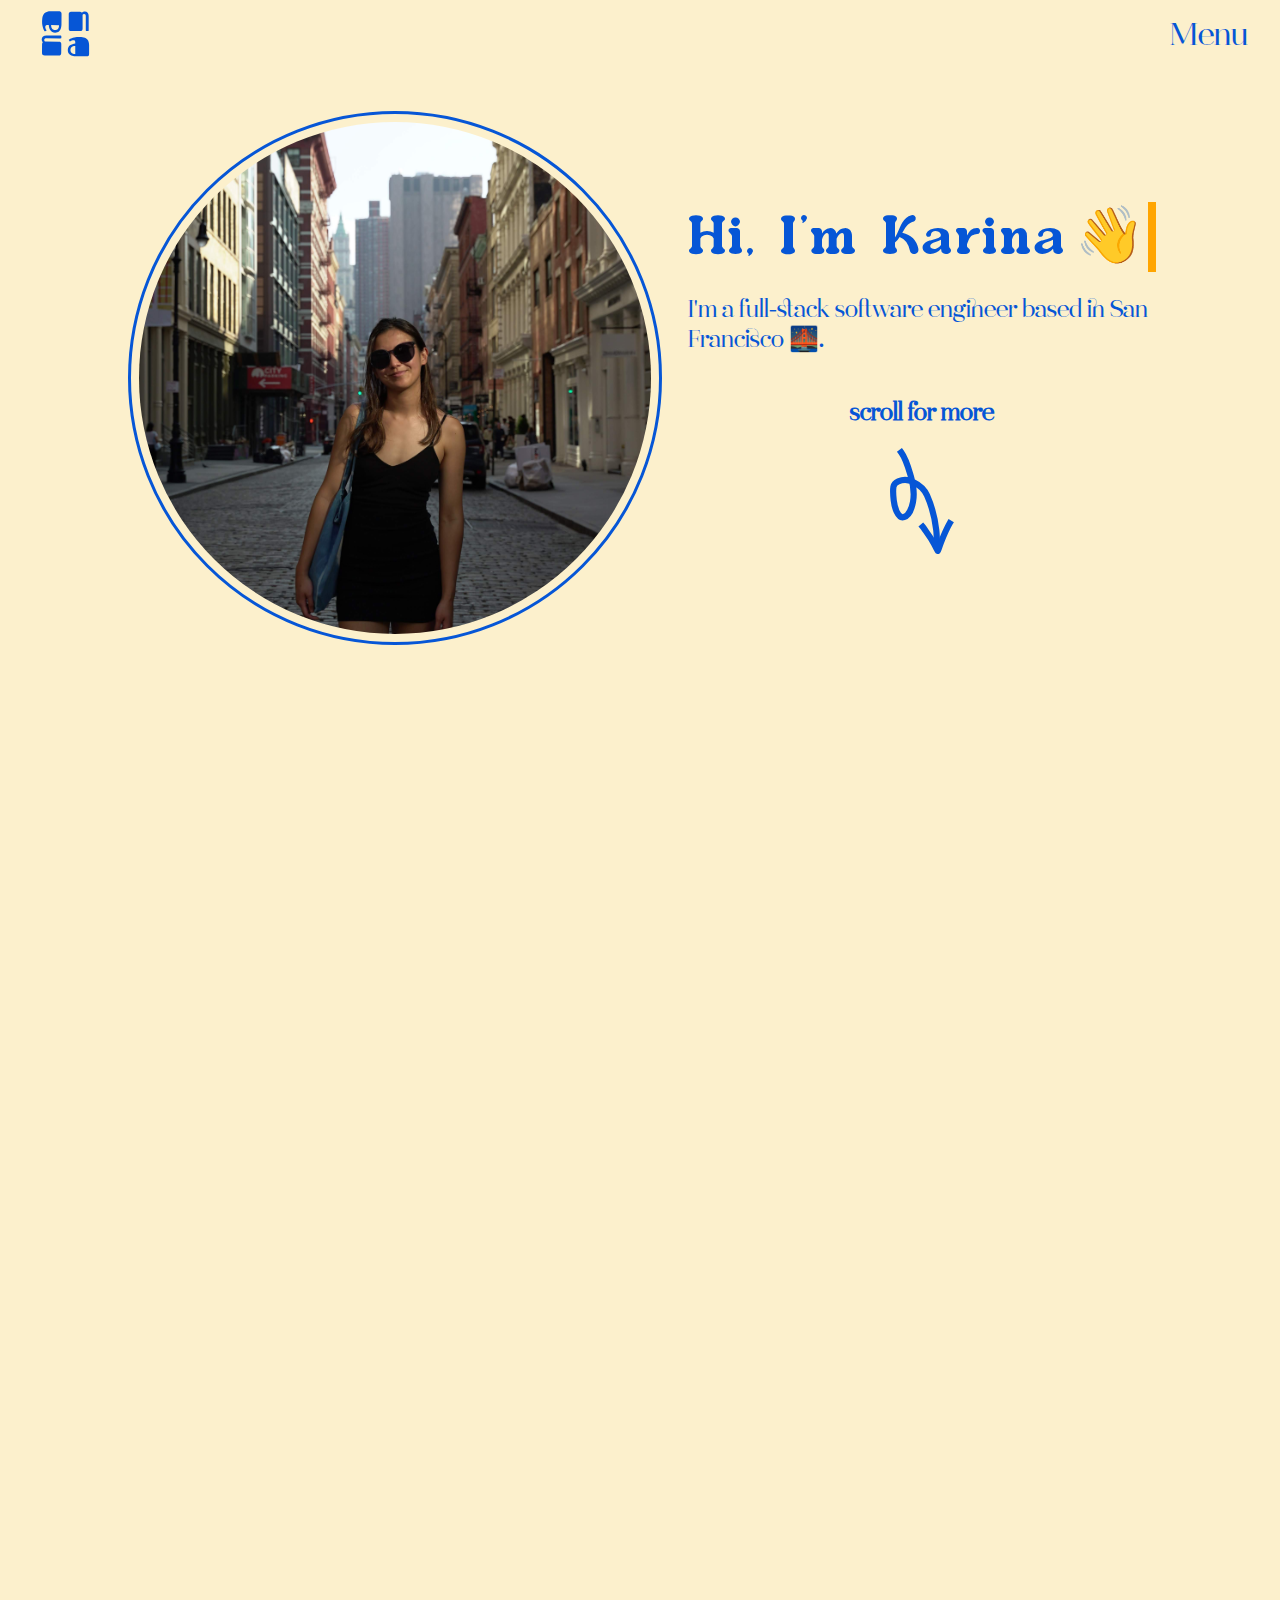
<file: index.html>
<!doctype html>
<html lang="en">
<head>
  <meta charset="utf-8">
  <title>Karina Soerjanto</title>
  <base href="/">
  <meta name="viewport" content="width=device-width, initial-scale=1">
  <link rel="stylesheet" href="styles.css">
  <link rel="stylesheet" href="animations.css">
  <link rel="stylesheet" href="fonts.css">
  <link rel="stylesheet" href="nav.css">
  <link rel="stylesheet" href="home.css">
  <link rel="icon" type="image/x-icon" href="assets/logo.svg">
</head>
<body>
  <!------------ Navigation Bar --------------->
  <div id="nav-bar" class="slide-down">
    <a href="/">
      <img id="logo" src="assets/logo.svg">
    </a>
    <button class="menu-button" onclick="toggleMenu()">
      Menu
    </button>
  </div>
  <div id="menu-overlay">
    <div id="links">
      <a href="career.html">
          about my <h2>work</h2>
      </a>
      <a href="hobbies.html">
          <h2>Fun</h2> things that I do
      </a>
      <a href="puppy.html">
          about my <h2>dog</h2>
      </a>
    </div>
    <div id="contact">
      <h2>Contact</h2>
        <p>Karina Soerjanto</p>
        <p>San Francisco, CA</p>
        <p>karina.soerjanto@gmail.com</p>
        <div class="icons">
          <a href="https://www.linkedin.com/in/karina-soerjanto-8b063bb6">
            <img class="icon" src="assets/linkedin-svgrepo-com.svg">
          </a>
          <a href="https://github.com/ksoerjanto">
            <img  class="icon" src="assets/github-mark.svg">
          </a>
        </div>
      </div>
  </div>

  <!------------ Page Content --------------->
  <div class="page-content">

    <div id="intro-container" class="info-container">
      <img id="image-1" class="circular-img" src="assets/nyc.JPG">
      <div id="intro-text" class="text-container">
        <div id="heading" class="typewriter">
          <div>Hi, I'm Karina</div>
          <div id="hand-wave">👋</div>
        </div>
        <p>I'm a full-stack software engineer based in San Francisco 🌉.</p>
        <div id="arrow-container">
          <h2>scroll for more</h2>
          <img id="down-arrow" src="assets/arrow.svg">
        </div>
      </div>
    </div>

    <div class="info-container">
      <div class="text-container">
        <p>Growing up in Bali, Indonesia, I had little exposure to careers in STEM but I had always been interested in puzzle and logic games. Two of my favorite games were (and still are!) chess and sudoku.</p>
      </div>
      <img id="image-2" class="circular-img" src="assets/chess.jpg">
    </div>

    <div class="info-container">
      <img class="circular-img" src="assets/working.jpg">
      <div class="text-container">
        <p>For the past 6+ years, I've had the blessing to apply that passion into my career -- and I hope to continue to learn new concepts and technologies to become a better Software Engineer.</p>
      </div>
    </div>

    <div style="justify-content: center;" class="info-container">
      <div style="align-items: center;" class="text-container">
        <p>So, let's connect!</p>
        <img id="down-arrow" src="assets/arrow.svg">
        <button class="menu-button" style="padding-top: 1vh;" onclick="toggleMenu()">
          Contact me
        </button>
      </div>
    </div>
  </div>
  <script src="home.js"></script>
  <script src="script.js"></script>
</body>
</html>
</file>
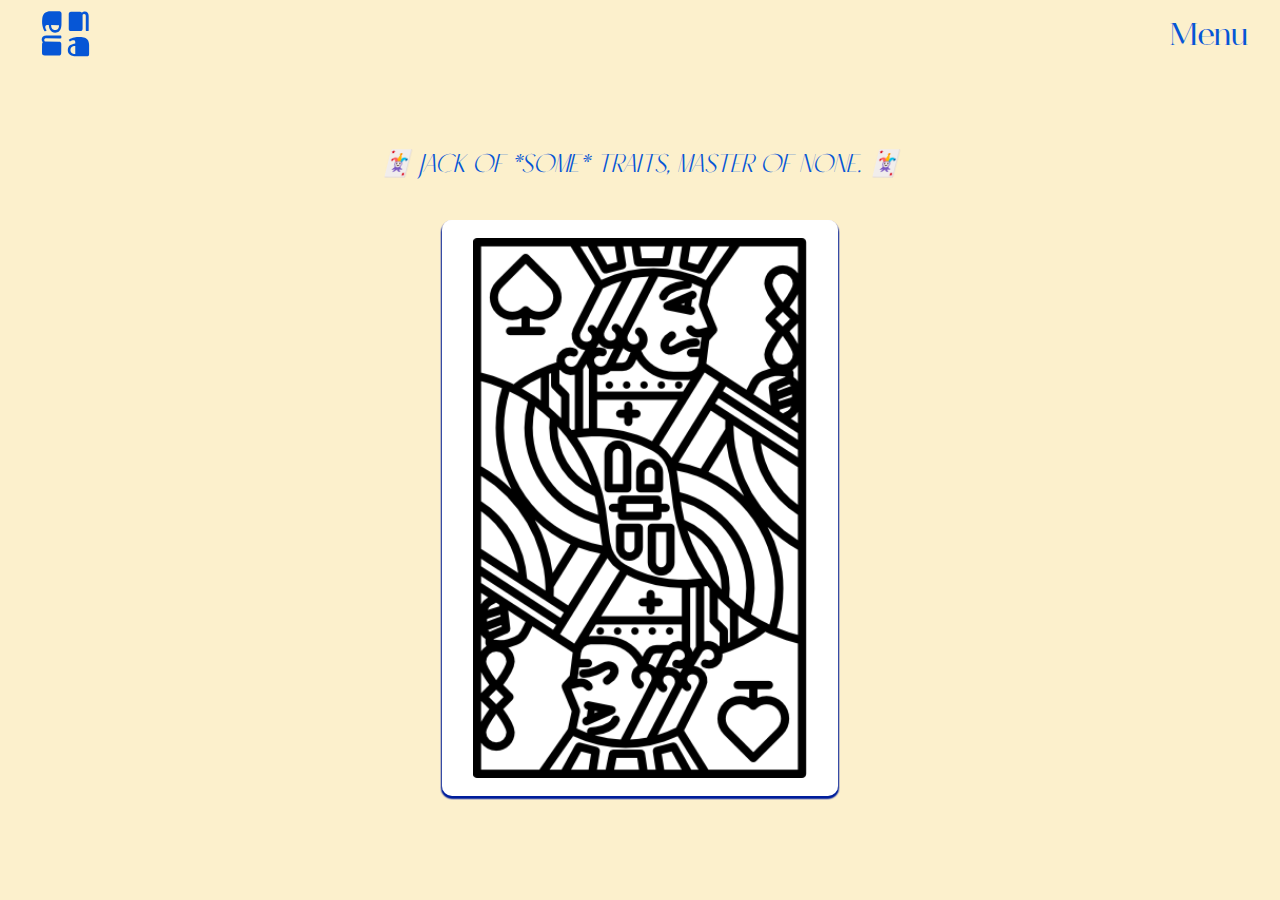
<file: hobbies.html>
<!doctype html>
<html lang="en">
<head>
  <meta charset="utf-8">
  <title>Karina Soerjanto</title>
  <base href="/">
  <meta name="viewport" content="width=device-width, initial-scale=1">
  <link rel="stylesheet" href="styles.css">
  <link rel="stylesheet" href="animations.css">
  <link rel="stylesheet" href="fonts.css">
  <link rel="stylesheet" href="nav.css">
  <link rel="stylesheet" href="hobbies.css">
  <link rel="icon" type="image/x-icon" href="assets/favicon.ico">
</head>
<body>
  <!------------ Navigation Bar --------------->
  <div id="nav-bar" class="slide-down">
    <a href="/">
      <img id="logo" src="assets/logo.svg">
    </a>
    <button class="menu-button" onclick="toggleMenu()">
      Menu
    </button>
  </div>
  <div id="menu-overlay">
    <div id="links">
      <a href="career.html">
          about my <h2>work</h2>
      </a>
      <a href="hobbies.html">
          <h2>Fun</h2> things that I do
      </a>
      <a href="puppy.html">
          about my <h2>dog</h2>
      </a>
    </div>
    <div id="contact">
      <h2>Contact</h2>
        <p>Karina Soerjanto</p>
        <p>San Francisco, CA</p>
        <p>karina.soerjanto@gmail.com</p>
        <div class="icons">
          <a href="https://www.linkedin.com/in/karina-soerjanto-8b063bb6">
            <img class="icon" src="assets/linkedin-svgrepo-com.svg">
          </a>
          <a href="https://github.com/ksoerjanto">
            <img  class="icon" src="assets/github-mark.svg">
          </a>
        </div>
      </div>
  </div>

  <!--------------- Page Content ----------------->
  <div class="page-content">
    <div class="page-header">
      🃏 Jack of *some* traits, master of none. 🃏
    </div>
    <div class="cards">
      <div class="card">
        <img class="img-stack" src="assets/pottery.jpg">
        <div class="text-overlay">pottery and woodworking</div>
      </div>
      <div class="card">
        <img class="img-stack" src="assets/snowboarding.jpg">
        <div class="text-overlay">snowboarding</div>
      </div>
      <div class="card">
        <img class="img-stack" src="assets/cooking.jpg">
        <div class="text-overlay">cooking</div>
      </div>
      <div class="card">
        <img class="img-stack" src="assets/climbing.jpg">
        <div class="text-overlay">climbing</div>
      </div>
      <div class="card">
        <img class="img-stack" src="assets/jack-of-hearts-card.png">
      </div>
    </div>
  </div>
  <script src="script.js"></script>
</body>
</html>
</file>
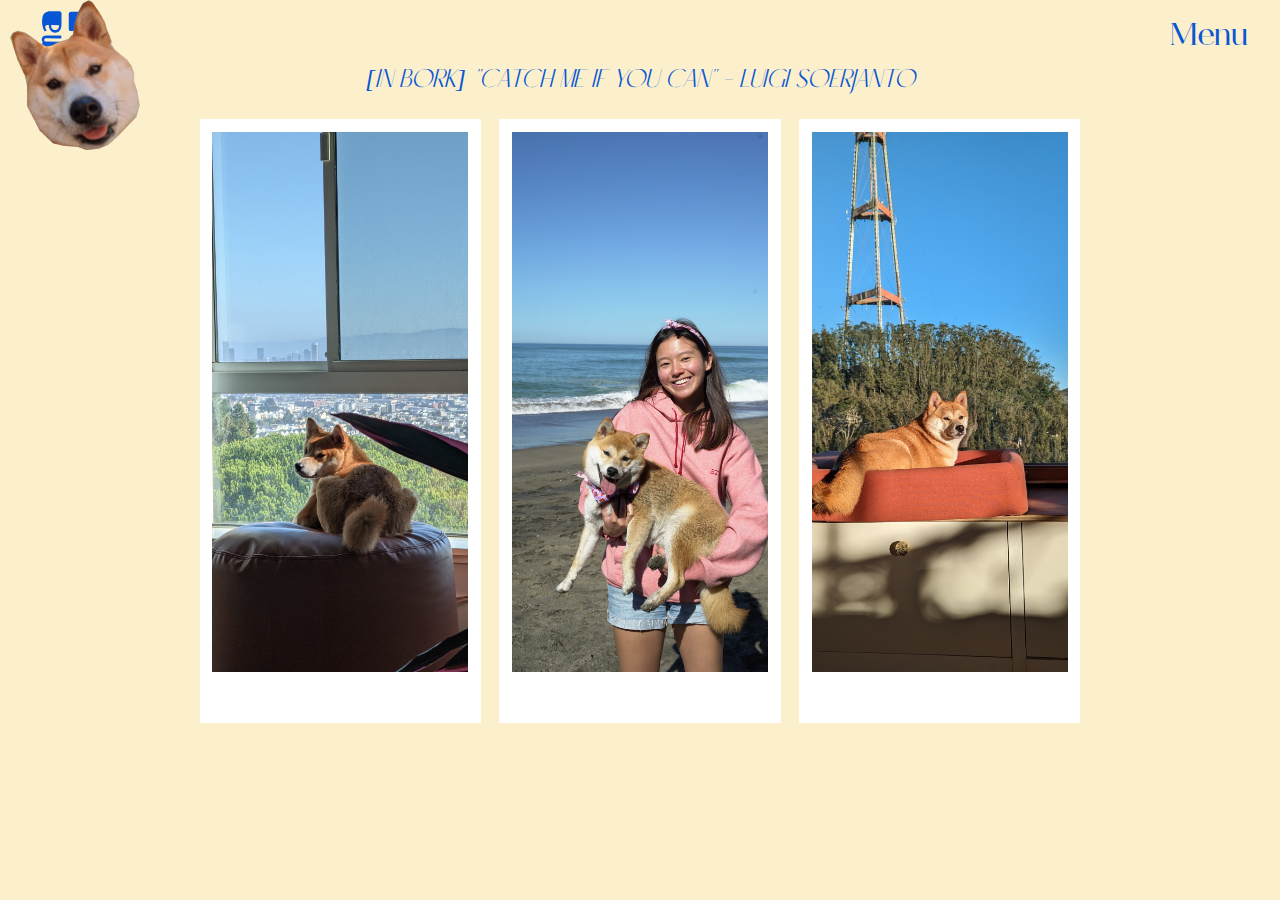
<file: puppy.html>
<!doctype html>
<html lang="en">
<head>
  <meta charset="utf-8">
  <title>Karina Soerjanto</title>
  <base href="/">
  <meta name="viewport" content="width=device-width, initial-scale=1">
  <link rel="stylesheet" href="styles.css">
  <link rel="stylesheet" href="animations.css">
  <link rel="stylesheet" href="fonts.css">
  <link rel="stylesheet" href="nav.css">
  <link rel="stylesheet" href="puppy.css">
  <link rel="icon" type="image/x-icon" href="assets/favicon.ico">
</head>
<body>
  <!------------ Navigation Bar --------------->
  <div id="nav-bar" class="slide-down">
    <a href="/">
      <img id="logo" src="assets/logo.svg">
    </a>
    <button class="menu-button" onclick="toggleMenu()">
      Menu
    </button>
  </div>
  <div id="menu-overlay">
    <div id="links">
      <a href="career.html">
          about my <h2>work</h2>
      </a>
      <a href="hobbies.html">
          <h2>Fun</h2> things that I do
      </a>
      <a href="puppy.html">
          about my <h2>dog</h2>
      </a>
    </div>
    <div id="contact">
      <h2>Contact</h2>
        <p>Karina Soerjanto</p>
        <p>San Francisco, CA</p>
        <p>karina.soerjanto@gmail.com</p>
        <div class="icons">
          <a href="https://www.linkedin.com/in/karina-soerjanto-8b063bb6">
            <img class="icon" src="assets/linkedin-svgrepo-com.svg">
          </a>
          <a href="https://github.com/ksoerjanto">
            <img  class="icon" src="assets/github-mark.svg">
          </a>
        </div>
      </div>
  </div>

  <!--------------- Page Content ----------------->
  <div id="bounce-container" class="x">
    <a href="https://www.instagram.com/luigi.shiba/">
      <img id="luigi" class="y" src="assets/luigi_face.svg">
    </a>
  </div>

  <div class="page-header">
    [in bork] "catch me if you can" - Luigi Soerjanto
  </div>

  <div id="images-container">
    <img class="image" src="assets/luigi2.jpg"/>
    <img class="image" src="assets/luigi3.JPG">
    <img class="image" src="assets/luigi6.jpg"/>
  </div>

  <script src="script.js"></script>
</body>
</html>
</file>
<file: styles.css>
body {
    box-sizing: border-box;
    background-color: #fcf0cc;
    height: 200vh;
    margin: 0;
    position: relative;  
    display: flex;
    justify-content: center;
}

a {
    text-decoration: none;
}

a:hover {
    text-decoration: underline;
}

a:visited {
    color: #0656d6;
}

.page-content {
    width: 80vw;
    height: fit-content;
    padding-top: 84px;
    padding-bottom: 24px;
}

.page-header {
    display: flex;
    justify-content: center;
    padding-top: 64px;
    padding-bottom: 24px;
    font-family: 'romance_logic';
    font-style: oblique;
    font-size: 2vw;
    color: #0656d6;
}

@media screen and (max-width: 800px) {
    .page-content {
        position: absolute;
        width: 80vw;
        left: 9vw;
        top: 10vh;
        padding-bottom: 24px;
    }

    .page-header {
        font-size: 3vw;
    }
}
</file>
<file: animations.css>
@keyframes slideDown {
    from {
        transform: translateY(-200px);
    }

    to {
        transform: translateY(0);
    }
}

.slide-down {
    animation-name: slideDown;
    animation-duration: 1s;
}

@keyframes fadeIn {
    from {
        opacity: 0;
    }

    to {
        opacity: 1;
    }
}

@keyframes slideLeft {
    from {
        transform: translateX(120vw);
    }

    to {
        transform: translateX(0);
    }
}

@keyframes travelRight {
    from {
        transform: translateX(-150px);
    }

    to {
        transform: translateX(101vw);
    }
}

@keyframes wave {
    0%,
    40%,
    80% {
        transform: rotate(-30deg);
    }

    20%,
    60% {
        transform: rotate(30deg);
    }

    100% {
        transform: rotate(0);
    }
}

@keyframes enlarge {
    from {
        transform: scale(0)
    }
    to {
        transform: scale(1);
    }
}

@keyframes borderIn {
    from {
        padding: 64px;
    }

    to {
        padding: 8px;
    }
}

@keyframes pointDown {
    0%,
    50%,
    100% {
        transform: translateY(0);
    }

    25%,
    75% {
        transform: translateY(20px);
    }
}

@keyframes wipe-enter {
	0% {
		transform: scale(0, .025);
	}
	50% {
		transform: scale(1, .025);
	}
}

@keyframes typing {
    from { width: 0 }
    to { width: 100% }
  }
  
@keyframes blink-caret {
    from, to { border-color: transparent }
    50% { border-color: orange; }
}
</file>
<file: fonts.css>
@font-face {
    font-family: aloevera;
    src: url(assets/aloevera.ttf);
}

@font-face {
    font-family: cheva;
    src: url(assets/cheva.otf);
}

@font-face {
    font-family: destine;
    src: url(assets/destine.otf);
}

@font-face {
    font-family: girlas;
    src: url(assets/girlas.otf);
}

@font-face {
    font-family: kayonest;
    src: url(assets/kayonest.ttf);
}

@font-face {
    font-family: romance_logic;
    src: url(assets/romance_logic.ttf);
}
</file>
<file: nav.css>
#nav-bar {
    width: 100vw;
    position: fixed;
    z-index: 2;
    display: flex;
    justify-content: space-between;
    font-family: 'destine';
    background-color: #fcf0cc;
}

#logo {
    width: 64px;
    height: 64px;
    padding-left: 32px;
}

.menu-button {
    color: #0656d6;
    background: transparent;
    border: none;
    font-family: 'destine';
    font-size: 32px;
    padding-right: 32px;
    transition: transform 0.5s;
}

.menu-button:hover {
    cursor: pointer;
    transform: scale(1.1);
}

#menu-overlay {
    display: flex;
    align-items: center;
    justify-content: space-around;

    background-color: #d3edb9;
    
    width: 100vw;
    height: 0vh;
    overflow-x: hidden;

    position: fixed;
    z-index: 1;

    transition: 0.5s;
}

#contact {
    color: #0656d6;
}

#contact h2 {
    font-family: 'destine';
    font-weight: bold;
    font-size: 48px;
}

#contact p {
    font-family: 'kayonest';
    font-size: 24px;
}

#links {
    color: #0656d6;
    display: flex;
    flex-direction: column;
    font-family: 'romance_logic';
    font-weight: bold;
    font-size: 28px;
}

#links a {
    margin: 8px; 
}

#links h2 {
    display: inline;
    font-size: 48px;
}

.icon {
    width: 40px;
    height: 40px;
    border-radius: 10px;
    margin-right: 16px;
}

.icons a:hover {
    text-decoration: none;
}

@media screen and (max-width: 800px) {
    #logo {
        width: 48px;
        height: 48px;
        padding: 24px;
    }
    
    .menu-button {
        font-size: 28px;
        padding: 24px;
    }

    #menu-overlay {
        flex-direction: column;
        justify-content: center;
        align-items: center;
    }

    #contact h2 {
        font-size: 36px;
    }

    #contact p {
        font-size: 18px;
    }
    
    #links {
        font-size: 22px;
    }

    #link h2 {
        font-size: 36px;
    }
}
</file>
<file: home.css>
.info-container {
    display: flex;
    align-items: center;
    gap: 2vw;
    opacity: 0;
    transform: scale(0.5);
    transition: all 0.7s;
    padding-top: 3vh;
}

.scroll-animations {
    opacity: 1;
    transform: scale(1);
}

.circular-img {
    object-fit: cover;
    width: 40vw;
    aspect-ratio: 1 / 1;
    border-radius: 50%;
    padding: 8px;
    border: 3px solid #0656d6;
}

#image-1 {
    animation: borderIn 2s, enlarge 2s;
}

.text-container {
    display: flex;
    width: 50vw;
    flex-direction: column;
    align-content: start;
    justify-content: center;
}

.text-container p {
    font-family: 'Big Caslon';
    font-size: 24px;
    color: #0656d6;
}

#intro-text p {
    font-family: 'destine';
    animation: fadeIn 1s 2s backwards;
}

#heading {
    display: flex;
    align-items: baseline;
    font-family: 'aloevera';
    font-size: 56px;
    color: #0656d6;
    margin: 0;
}

#hand-wave {
    padding-left: 8px;
    animation: wave 2.5s infinite;
    animation-delay: 1.5s;
}

#arrow-container {
    display: flex;
    flex-direction: column;
    align-items: center;
    font-family: 'destine';
    color: #0656d6;
    animation: fadeIn 2.5s 3s backwards;
    transition: all 2s;
}

#down-arrow {
    width: 5vw;
    animation: pointDown 3s 1.5s infinite;
}

.typewriter {
    width: fit-content;
    overflow: hidden; /* Ensures the content is not revealed until the animation */
    border-right: .15em solid orange; /* The typwriter cursor */
    white-space: nowrap; /* Ensures a single line. */
    margin: 0 auto; /* Gives that scrolling effect as the typing happens */
    letter-spacing: .05em; /* Adjust as needed */
    animation: 
        typing 1.5s steps(15, end),
        blink-caret .75s step-end infinite;
}

@media screen and (min-width: 1101px) and (max-width: 1200px) {
    #heading {
        font-size: 48px;
    }
}

@media screen and (max-width: 1100px) {
    #heading {
        font-size: 32px;
        padding-top: 16px;
    }

    .circular-img {
        width: 60vw;
    }

    .info-container {
        flex-direction: column;
        height: 50vh;
    }

    .text-container {
        align-items: center;
        width: 60vw;
    }
}
</file>
<file: hobbies.css>
body {
  height: 100vh;
}

.cards {
  position: relative;
  display: flex;
  justify-content: center;
  padding-top: 16px;
}

.card {
    background-color: white;
    display: flex;
    padding: 2vmin;
    border-radius: 10px;
    width: 40vmin;
    height: 60vmin;
    position: absolute;
    transform-origin: center 200%;
    box-shadow: 0 2px 2px 0 #001f9c;
}

.card:nth-child(1) {
  animation: rotate20 1s forwards;
}

.card:nth-child(2) {
  animation: rotate10 1s forwards;
}

.card:nth-child(3) {
  transform: rotate(0deg) forwards;
}

.card:nth-child(4) {
  animation: rotateMinus10 1s forwards;
}

.card:nth-child(5) {
  animation: rotateMinus20 1s forwards;
}

.card:hover {
  z-index: 1;
}

.img-stack {
  width: 40vmin;
  height: 60vmin;
  object-fit: contain;
}

.text-overlay {
  font-family: 'kayonest';
  color: #0656d6;
  position: absolute;
  bottom: 5%;
  width: 40vmin;
  background-color: white;
  padding: 4px;
}

@keyframes rotate20 {
  100% {
    transform: rotate(20deg);
  }
}

@keyframes rotate10 {
  100% {
    transform: rotate(10deg);
  }
}

@keyframes rotateMinus10 {
  100% {
    transform: rotate(-10deg);
  }
}

@keyframes rotateMinus20 {
  100% {
    transform: rotate(-20deg);
  }
}
</file>
<file: puppy.css>
body {
    display: block;
    height: 100vh;
    width: 100vw;
}

#images-container {
    display: flex;
    justify-content: center;
    gap: 2vmin;
}

#images-container img {
    width: 20vw;
    height: 60vh;
    object-fit: cover;
    background-color: white;
    padding: 1vw 1vw 4vw 1vw;
}

#bounce-container,
#luigi {
    position: absolute;
    width: 150px;
    height: 150px;
    z-index: 2;
}

.x {
  animation: x 5s linear infinite alternate;
}

.y {
  animation: y 3s linear infinite alternate;
}

@keyframes x {
  100% {
    transform: translateX( calc(100vw - 150px) );
  }
}

@keyframes y {
  100% {
    transform: translateY( calc(100vh - 150px) );
  }
}

@media screen and (max-width: 768px) {
    #images-container {
        flex-direction: column;
        align-items: center;
    }

    #images-container img {
        width: 70vw;
        height: 60vh;
    }
}
</file>
